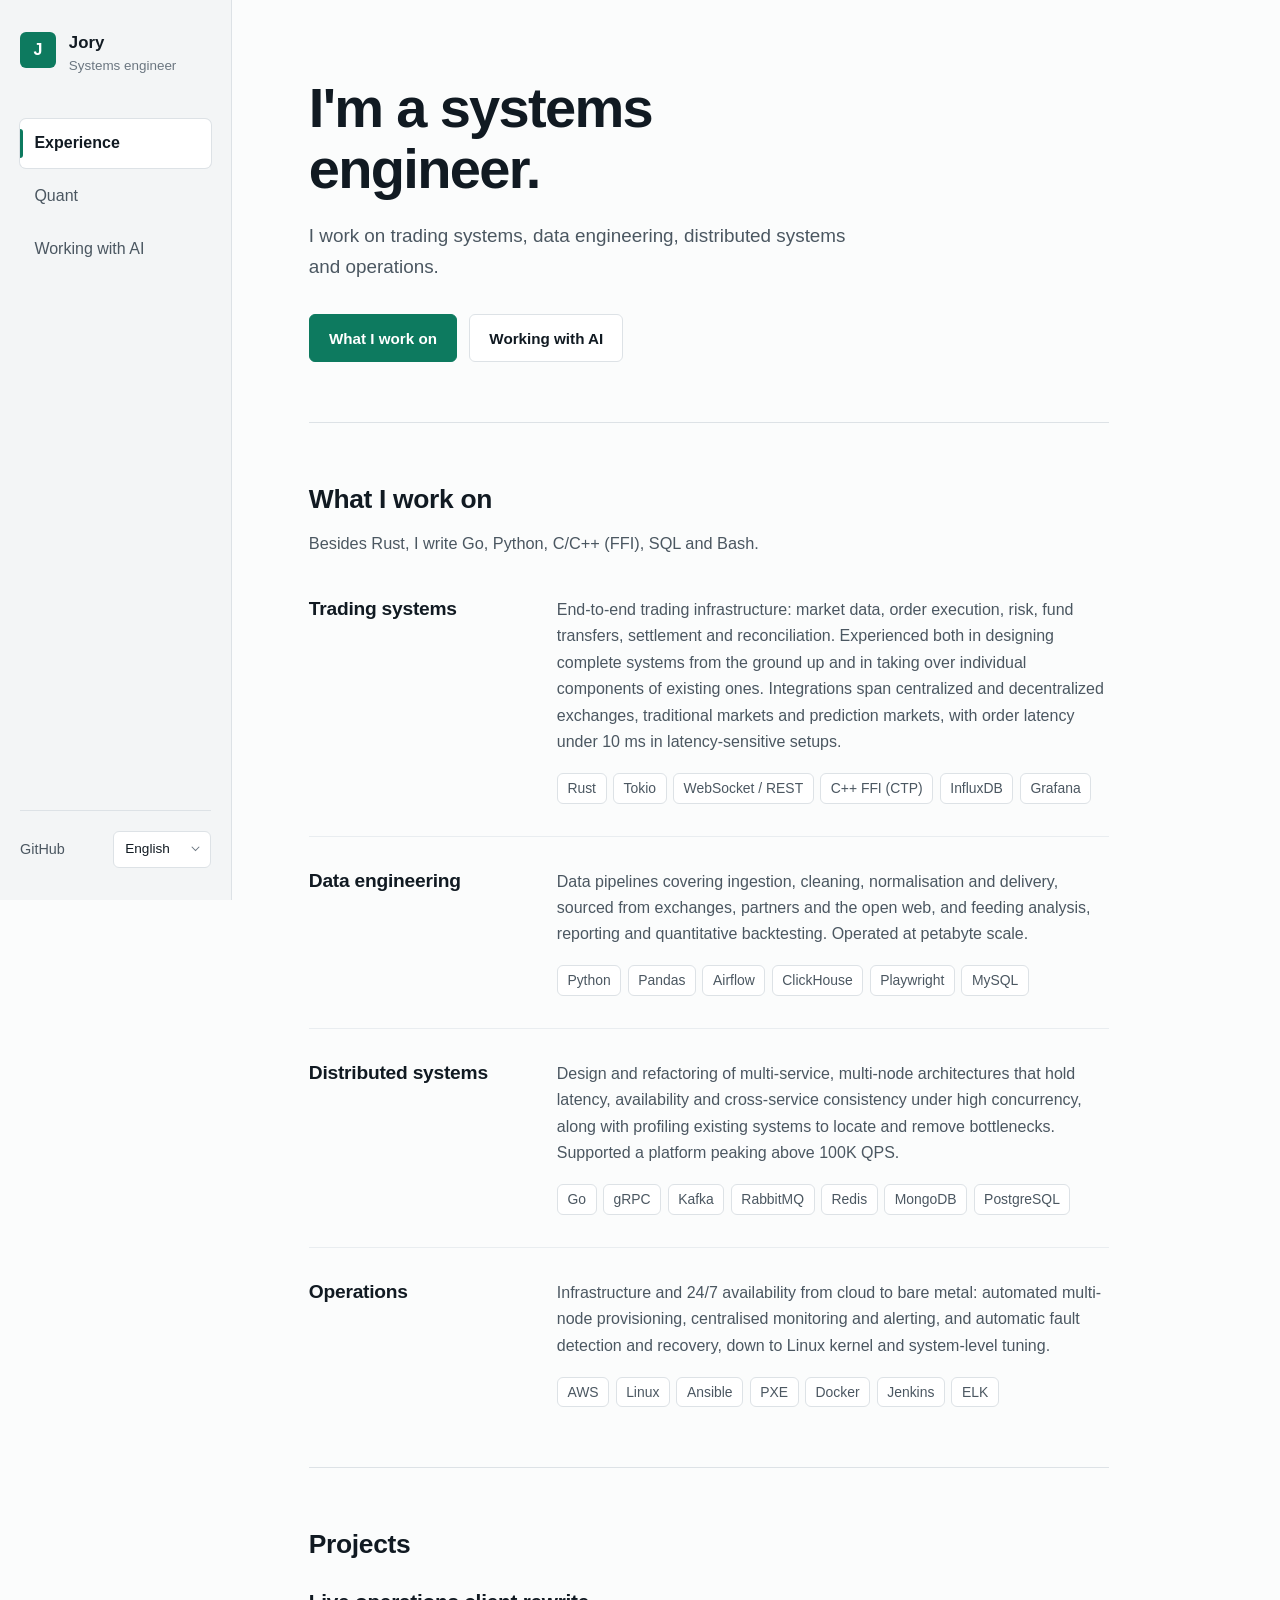
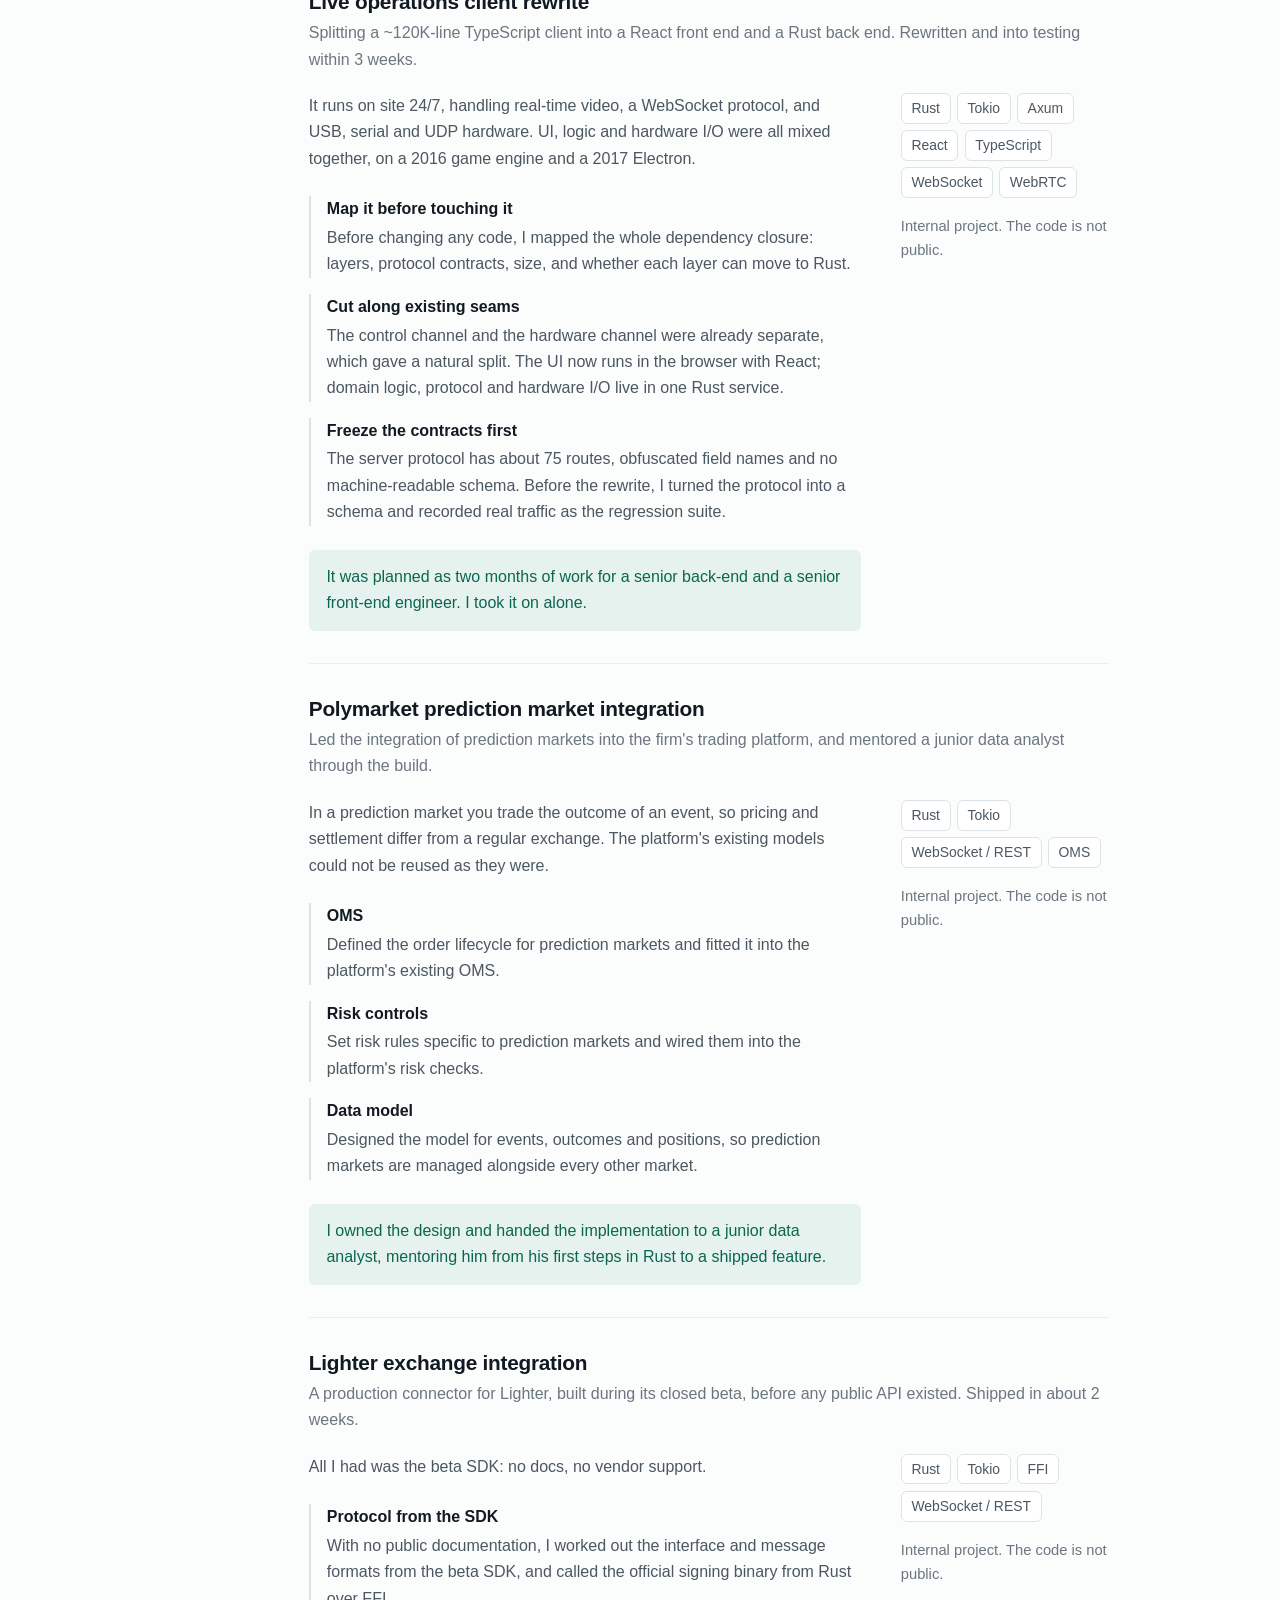
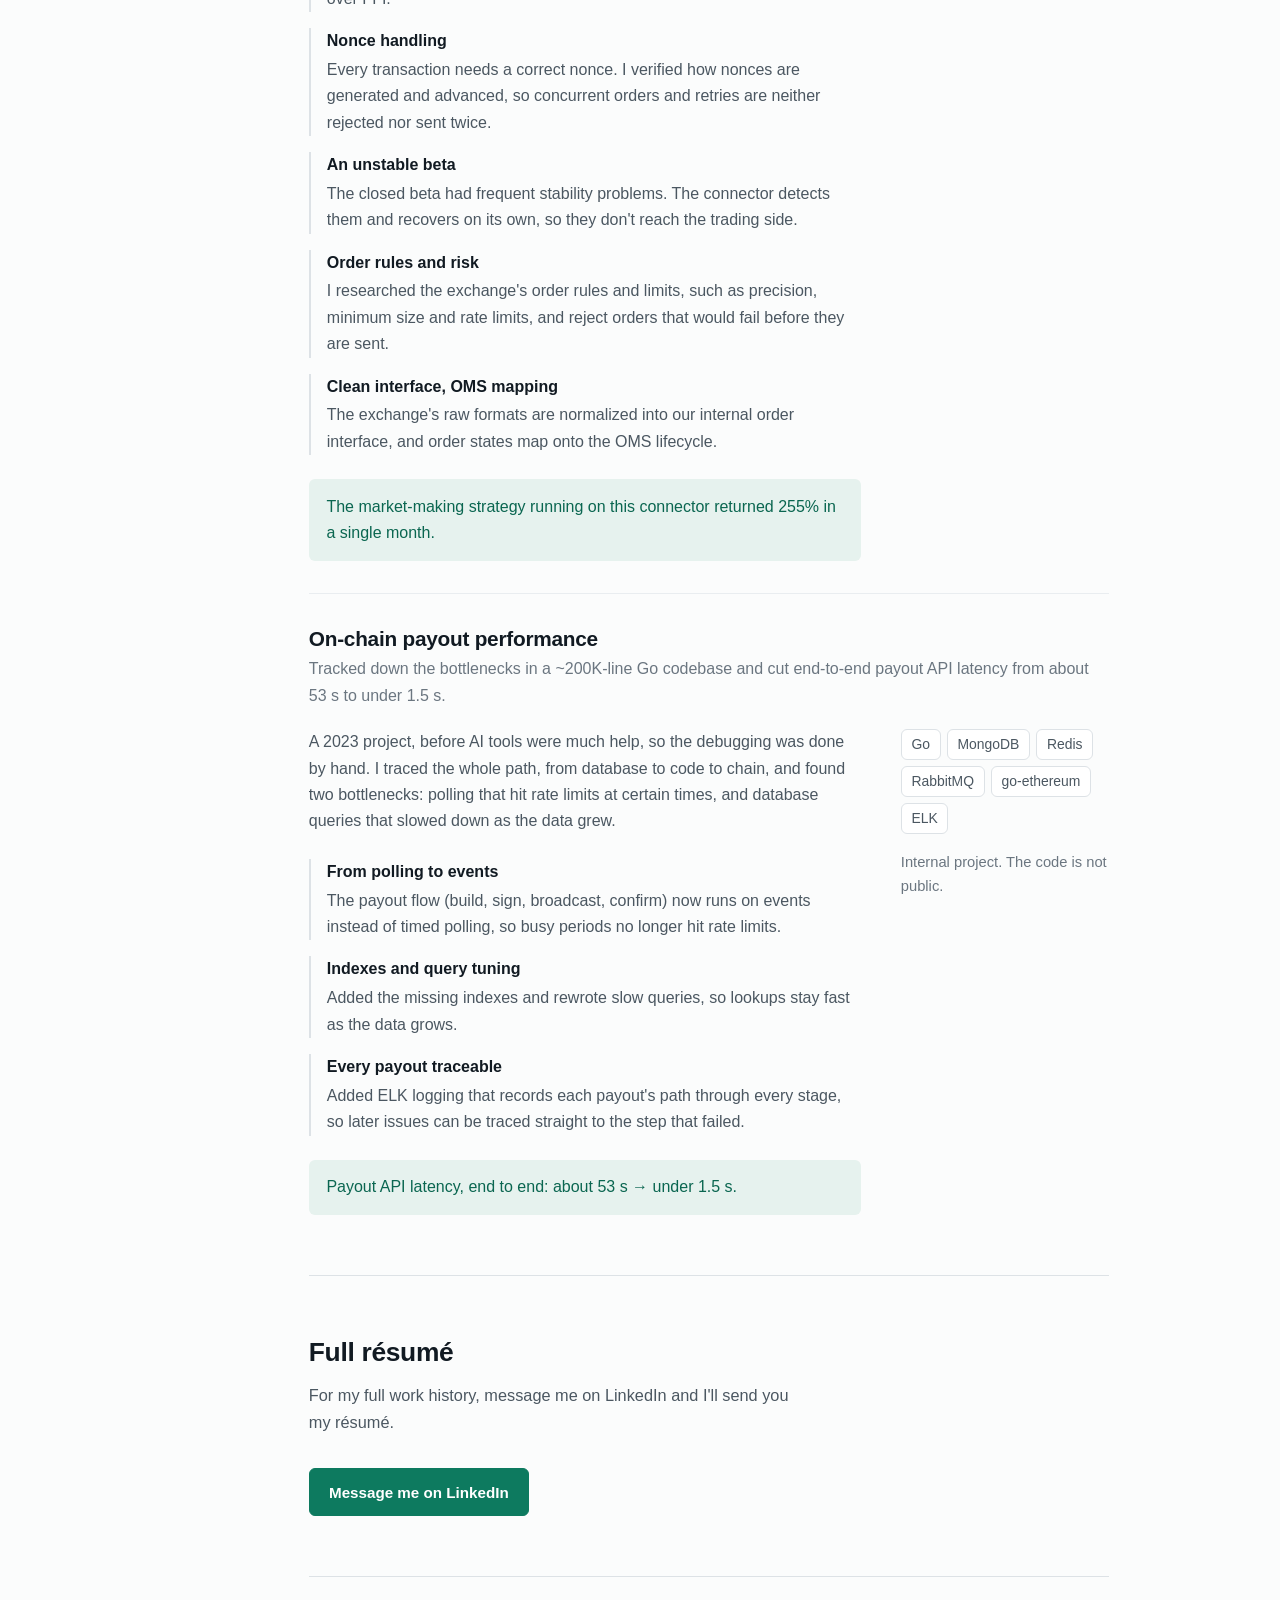
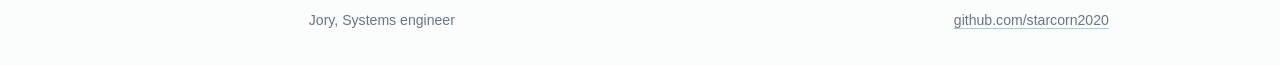
<file: index.html>
<!DOCTYPE html>
<html lang="en" data-lang="en">
<head>
<meta charset="utf-8">
<meta name="viewport" content="width=device-width, initial-scale=1, viewport-fit=cover">
<title>Jory | Systems engineer</title>
<meta name="description" content="Jory, a systems engineer: trading systems, data engineering, distributed systems and operations.">
<meta name="author" content="Jory (starcorn2020)">
<meta name="color-scheme" content="light">
<meta name="robots" content="index, follow">

<meta property="og:type" content="website">
<meta property="og:site_name" content="Jory">
<meta property="og:title" content="Jory | Systems engineer">
<meta property="og:description" content="Jory, a systems engineer: trading systems, data engineering, distributed systems and operations.">
<meta property="og:locale" content="en_US">
<meta property="og:url" content="https://starcorn2020.github.io/">
<meta property="og:image" content="https://starcorn2020.github.io/og.png">
<meta property="og:image:width" content="1200">
<meta property="og:image:height" content="627">
<meta name="twitter:card" content="summary_large_image">
<meta name="twitter:image" content="https://starcorn2020.github.io/og.png">
<meta name="twitter:title" content="Jory | Systems engineer">
<meta name="twitter:description" content="Jory, a systems engineer: trading systems, data engineering, distributed systems and operations.">
<link rel="canonical" href="https://starcorn2020.github.io/">
<script type="application/ld+json">
{
  "@context": "https://schema.org",
  "@type": "Person",
  "name": "Jory",
  "jobTitle": "Systems engineer",
  "url": "https://starcorn2020.github.io/",
  "sameAs": [
    "https://www.linkedin.com/in/kung-feng-lan-3344031b8",
    "https://github.com/starcorn2020"
  ],
  "knowsAbout": [
    "Trading systems",
    "Data engineering",
    "Distributed systems",
    "Operations"
  ]
}
</script>

<link rel="stylesheet" href="style.css">
<link rel="icon" href="data:image/svg+xml,<svg xmlns='http://www.w3.org/2000/svg' viewBox='0 0 32 32'><rect width='32' height='32' rx='6' fill='%230d7a5f'/><text x='16' y='22' font-family='monospace' font-size='16' fill='%23ffffff' text-anchor='middle'>J</text></svg>">

<script>
  /* Avoid a flash of untranslated content when a non-default language is stored. */
  (function () {
    try {
      var stored = localStorage.getItem('lang');
      if (stored && stored !== 'en') {
        document.documentElement.classList.add('i18n-pending');
        setTimeout(function () {
          document.documentElement.classList.remove('i18n-pending');
        }, 900);
      }
    } catch (e) {}
  })();
</script>
</head>

<body data-page="exp">
<a class="skip-link" href="#main" data-i18n="a11y.skip">Skip to content</a>

<div class="shell">
  <aside class="rail">
    <a class="brand" href="index.html">
      <span class="brand-mark" aria-hidden="true">J</span>
      <span class="brand-text">
        <strong>Jory</strong>
        <span class="brand-role" data-i18n="foot.role">Systems engineer</span>
      </span>
    </a>

    <nav class="pages" data-i18n-label="a11y.pages" aria-label="Pages">
      <a href="index.html" aria-current="page" data-i18n="nav.exp">Experience</a>
      <a href="quant.html" data-i18n="nav.quant">Quant</a>
      <a href="ai.html" data-i18n="nav.ai">Working with AI</a>
    </nav>

    <div class="rail-foot">
      <a class="rail-link" href="https://github.com/starcorn2020" target="_blank" rel="noopener noreferrer">GitHub</a>
      <label class="visually-hidden" for="langSelect" data-i18n="a11y.lang">Language</label>
      <select id="langSelect" class="lang-select">
        <option value="en">English</option>
        <option value="zh-TW">繁體中文</option>
        <option value="zh-CN">简体中文</option>
        <option value="fr">Français</option>
        <option value="ko">한국어</option>
      </select>
    </div>
  </aside>

<main id="main" class="content">

  <section class="hero">
    <div class="wrap">
      <h1 data-i18n="exp.hero.title">I'm a systems engineer.</h1>
      <p class="lead" data-i18n="exp.hero.sub">I work on trading systems, data engineering, distributed systems and operations.</p>
      <div class="cta-row">
        <a class="btn btn-primary" href="#domains" data-i18n="exp.hero.cta">What I work on</a>
        <a class="btn" href="ai.html" data-i18n="nav.ai">Working with AI</a>
      </div>
    </div>
  </section>

  <!-- ══ DOMAINS ══ -->
  <section class="section" id="domains">
    <div class="wrap">
      <h2 class="sec-title" data-i18n="exp.dom.title">What I work on</h2>
      <p class="lead" data-i18n="exp.dom.lead">Besides Rust, I write Go, Python, C/C++ (FFI), SQL and Bash.</p>

      <div class="domains">
        <article class="domain">
          <header class="domain-head">
            <h3 data-i18n="exp.dom.1.t">Trading systems</h3>
          </header>
          <div class="domain-body">
            <p class="domain-desc" data-i18n="exp.dom.1.d">End-to-end trading infrastructure: market data, order execution, risk, fund transfers, settlement and reconciliation. Experienced both in designing complete systems from the ground up and in taking over individual components of existing ones. Integrations span centralized and decentralized exchanges, traditional markets and prediction markets, with order latency under 10 ms in latency-sensitive setups.</p>
            <ul class="tags">
            <li>Rust</li>
            <li>Tokio</li>
            <li>WebSocket / REST</li>
            <li>C++ FFI (CTP)</li>
            <li>InfluxDB</li>
            <li>Grafana</li>
            </ul>
          </div>
        </article>
        <article class="domain">
          <header class="domain-head">
            <h3 data-i18n="exp.dom.2.t">Data engineering</h3>
          </header>
          <div class="domain-body">
            <p class="domain-desc" data-i18n="exp.dom.2.d">Data pipelines covering ingestion, cleaning, normalisation and delivery, sourced from exchanges, partners and the open web, and feeding analysis, reporting and quantitative backtesting. Operated at petabyte scale.</p>
            <ul class="tags">
            <li>Python</li>
            <li>Pandas</li>
            <li>Airflow</li>
            <li>ClickHouse</li>
            <li>Playwright</li>
            <li>MySQL</li>
            </ul>
          </div>
        </article>
        <article class="domain">
          <header class="domain-head">
            <h3 data-i18n="exp.dom.3.t">Distributed systems</h3>
          </header>
          <div class="domain-body">
            <p class="domain-desc" data-i18n="exp.dom.3.d">Design and refactoring of multi-service, multi-node architectures that hold latency, availability and cross-service consistency under high concurrency, along with profiling existing systems to locate and remove bottlenecks. Supported a platform peaking above 100K QPS.</p>
            <ul class="tags">
            <li>Go</li>
            <li>gRPC</li>
            <li>Kafka</li>
            <li>RabbitMQ</li>
            <li>Redis</li>
            <li>MongoDB</li>
            <li>PostgreSQL</li>
            </ul>
          </div>
        </article>
        <article class="domain">
          <header class="domain-head">
            <h3 data-i18n="exp.dom.4.t">Operations</h3>
          </header>
          <div class="domain-body">
            <p class="domain-desc" data-i18n="exp.dom.4.d">Infrastructure and 24/7 availability from cloud to bare metal: automated multi-node provisioning, centralised monitoring and alerting, and automatic fault detection and recovery, down to Linux kernel and system-level tuning.</p>
            <ul class="tags">
            <li>AWS</li>
            <li>Linux</li>
            <li>Ansible</li>
            <li>PXE</li>
            <li>Docker</li>
            <li>Jenkins</li>
            <li>ELK</li>
            </ul>
          </div>
        </article>
      </div>
    </div>
  </section>

  <!-- ══ PROJECTS ══ -->
  <section class="section" id="projects">
    <div class="wrap">
      <h2 class="sec-title" data-i18n="exp.proj.title">Projects</h2>

      <article class="case" id="live-ops-client">
        <header class="case-head">
          <h3 class="case-name" data-i18n="p1.name">Live operations client rewrite</h3>
          <p class="case-tag" data-i18n="p1.tagline">Splitting a ~120K-line TypeScript client into a React front end and a Rust back end. Rewritten and into testing within 3 weeks.</p>
        </header>

        <div class="case-body">
          <div class="case-main">
            <p data-i18n="p1.bg">It runs on site 24/7, handling real-time video, a WebSocket protocol, and USB, serial and UDP hardware. UI, logic and hardware I/O were all mixed together, on a 2016 game engine and a 2017 Electron.</p>

            <dl class="dec-list">
              <div>
                <dt data-i18n="p1.d1.t">Map it before touching it</dt>
                <dd data-i18n="p1.d1.d">Before changing any code, I mapped the whole dependency closure: layers, protocol contracts, size, and whether each layer can move to Rust.</dd>
              </div>
              <div>
                <dt data-i18n="p1.d2.t">Cut along existing seams</dt>
                <dd data-i18n="p1.d2.d">The control channel and the hardware channel were already separate, which gave a natural split. The UI now runs in the browser with React; domain logic, protocol and hardware I/O live in one Rust service.</dd>
              </div>
              <div>
                <dt data-i18n="p1.d3.t">Freeze the contracts first</dt>
                <dd data-i18n="p1.d3.d">The server protocol has about 75 routes, obfuscated field names and no machine-readable schema. Before the rewrite, I turned the protocol into a schema and recorded real traffic as the regression suite.</dd>
              </div>
            </dl>

            <p class="callout" data-i18n="p1.callout">It was planned as two months of work for a senior back-end and a senior front-end engineer. I took it on alone.</p>
          </div>

          <aside class="case-side">
            <ul class="tags">
              <li>Rust</li>
              <li>Tokio</li>
              <li>Axum</li>
              <li>React</li>
              <li>TypeScript</li>
              <li>WebSocket</li>
              <li>WebRTC</li>
            </ul>
            <p class="note" data-i18n="proj.private">Internal project. The code is not public.</p>
          </aside>
        </div>
      </article>

      <article class="case" id="polymarket">
        <header class="case-head">
          <h3 class="case-name" data-i18n="pm.name">Polymarket prediction market integration</h3>
          <p class="case-tag" data-i18n="pm.tagline">Led the integration of prediction markets into the firm's trading platform, and mentored a junior data analyst through the build.</p>
        </header>

        <div class="case-body">
          <div class="case-main">
            <p data-i18n="pm.bg">In a prediction market you trade the outcome of an event, so pricing and settlement differ from a regular exchange. The platform's existing models could not be reused as they were.</p>

            <dl class="dec-list">
              <div>
                <dt data-i18n="pm.d1.t">OMS</dt>
                <dd data-i18n="pm.d1.d">Defined the order lifecycle for prediction markets and fitted it into the platform's existing OMS.</dd>
              </div>
              <div>
                <dt data-i18n="pm.d2.t">Risk controls</dt>
                <dd data-i18n="pm.d2.d">Set risk rules specific to prediction markets and wired them into the platform's risk checks.</dd>
              </div>
              <div>
                <dt data-i18n="pm.d3.t">Data model</dt>
                <dd data-i18n="pm.d3.d">Designed the model for events, outcomes and positions, so prediction markets are managed alongside every other market.</dd>
              </div>
            </dl>

            <p class="callout" data-i18n="pm.callout">I owned the design and handed the implementation to a junior data analyst, mentoring him from his first steps in Rust to a shipped feature.</p>
          </div>

          <aside class="case-side">
            <ul class="tags">
              <li>Rust</li>
              <li>Tokio</li>
              <li>WebSocket / REST</li>
              <li>OMS</li>
            </ul>
            <p class="note" data-i18n="proj.private">Internal project. The code is not public.</p>
          </aside>
        </div>
      </article>

      <article class="case" id="lighter">
        <header class="case-head">
          <h3 class="case-name" data-i18n="lt.name">Lighter exchange integration</h3>
          <p class="case-tag" data-i18n="lt.tagline">A production connector for Lighter, built during its closed beta, before any public API existed. Shipped in about 2 weeks.</p>
        </header>

        <div class="case-body">
          <div class="case-main">
            <p data-i18n="lt.bg">All I had was the beta SDK: no docs, no vendor support.</p>

            <dl class="dec-list">
              <div>
                <dt data-i18n="lt.d1.t">Protocol from the SDK</dt>
                <dd data-i18n="lt.d1.d">With no public documentation, I worked out the interface and message formats from the beta SDK, and called the official signing binary from Rust over FFI.</dd>
              </div>
              <div>
                <dt data-i18n="lt.d2.t">Nonce handling</dt>
                <dd data-i18n="lt.d2.d">Every transaction needs a correct nonce. I verified how nonces are generated and advanced, so concurrent orders and retries are neither rejected nor sent twice.</dd>
              </div>
              <div>
                <dt data-i18n="lt.d3.t">An unstable beta</dt>
                <dd data-i18n="lt.d3.d">The closed beta had frequent stability problems. The connector detects them and recovers on its own, so they don't reach the trading side.</dd>
              </div>
              <div>
                <dt data-i18n="lt.d4.t">Order rules and risk</dt>
                <dd data-i18n="lt.d4.d">I researched the exchange's order rules and limits, such as precision, minimum size and rate limits, and reject orders that would fail before they are sent.</dd>
              </div>
              <div>
                <dt data-i18n="lt.d5.t">Clean interface, OMS mapping</dt>
                <dd data-i18n="lt.d5.d">The exchange's raw formats are normalized into our internal order interface, and order states map onto the OMS lifecycle.</dd>
              </div>
            </dl>

            <p class="callout" data-i18n="lt.callout">The market-making strategy running on this connector returned 255% in a single month.</p>
          </div>

          <aside class="case-side">
            <ul class="tags">
              <li>Rust</li>
              <li>Tokio</li>
              <li>FFI</li>
              <li>WebSocket / REST</li>
            </ul>
            <p class="note" data-i18n="proj.private">Internal project. The code is not public.</p>
          </aside>
        </div>
      </article>

      <article class="case" id="payout">
        <header class="case-head">
          <h3 class="case-name" data-i18n="lj.name">On-chain payout performance</h3>
          <p class="case-tag" data-i18n="lj.tagline">Tracked down the bottlenecks in a ~200K-line Go codebase and cut end-to-end payout API latency from about 53 s to under 1.5 s.</p>
        </header>

        <div class="case-body">
          <div class="case-main">
            <p data-i18n="lj.bg">A 2023 project, before AI tools were much help, so the debugging was done by hand. I traced the whole path, from database to code to chain, and found two bottlenecks: polling that hit rate limits at certain times, and database queries that slowed down as the data grew.</p>

            <dl class="dec-list">
              <div>
                <dt data-i18n="lj.d1.t">From polling to events</dt>
                <dd data-i18n="lj.d1.d">The payout flow (build, sign, broadcast, confirm) now runs on events instead of timed polling, so busy periods no longer hit rate limits.</dd>
              </div>
              <div>
                <dt data-i18n="lj.d2.t">Indexes and query tuning</dt>
                <dd data-i18n="lj.d2.d">Added the missing indexes and rewrote slow queries, so lookups stay fast as the data grows.</dd>
              </div>
              <div>
                <dt data-i18n="lj.d3.t">Every payout traceable</dt>
                <dd data-i18n="lj.d3.d">Added ELK logging that records each payout's path through every stage, so later issues can be traced straight to the step that failed.</dd>
              </div>
            </dl>

            <p class="callout" data-i18n="lj.callout">Payout API latency, end to end: about 53 s → under 1.5 s.</p>
          </div>

          <aside class="case-side">
            <ul class="tags">
              <li>Go</li>
              <li>MongoDB</li>
              <li>Redis</li>
              <li>RabbitMQ</li>
              <li>go-ethereum</li>
              <li>ELK</li>
            </ul>
            <p class="note" data-i18n="proj.private">Internal project. The code is not public.</p>
          </aside>
        </div>
      </article>
    </div>
  </section>
  <!-- ══ RESUME ══ -->
  <section class="section" id="resume">
    <div class="wrap">
      <h2 class="sec-title" data-i18n="exp.cv.title">Full résumé</h2>
      <p class="lead" data-i18n="exp.cv.d">For my full work history, message me on LinkedIn and I'll send you my résumé.</p>
      <div class="cta-row">
        <a class="btn btn-primary" href="https://www.linkedin.com/in/kung-feng-lan-3344031b8" target="_blank" rel="noopener noreferrer" data-i18n="exp.cv.cta">Message me on LinkedIn</a>
      </div>
    </div>
  </section>

  <footer class="site-foot">
    <p>Jory, <span data-i18n="foot.role">Systems engineer</span></p>
    <a href="https://github.com/starcorn2020" target="_blank" rel="noopener noreferrer">github.com/starcorn2020</a>
  </footer>
</main>
</div>

<script src="script.js" defer></script>
</body>
</html>
</file>
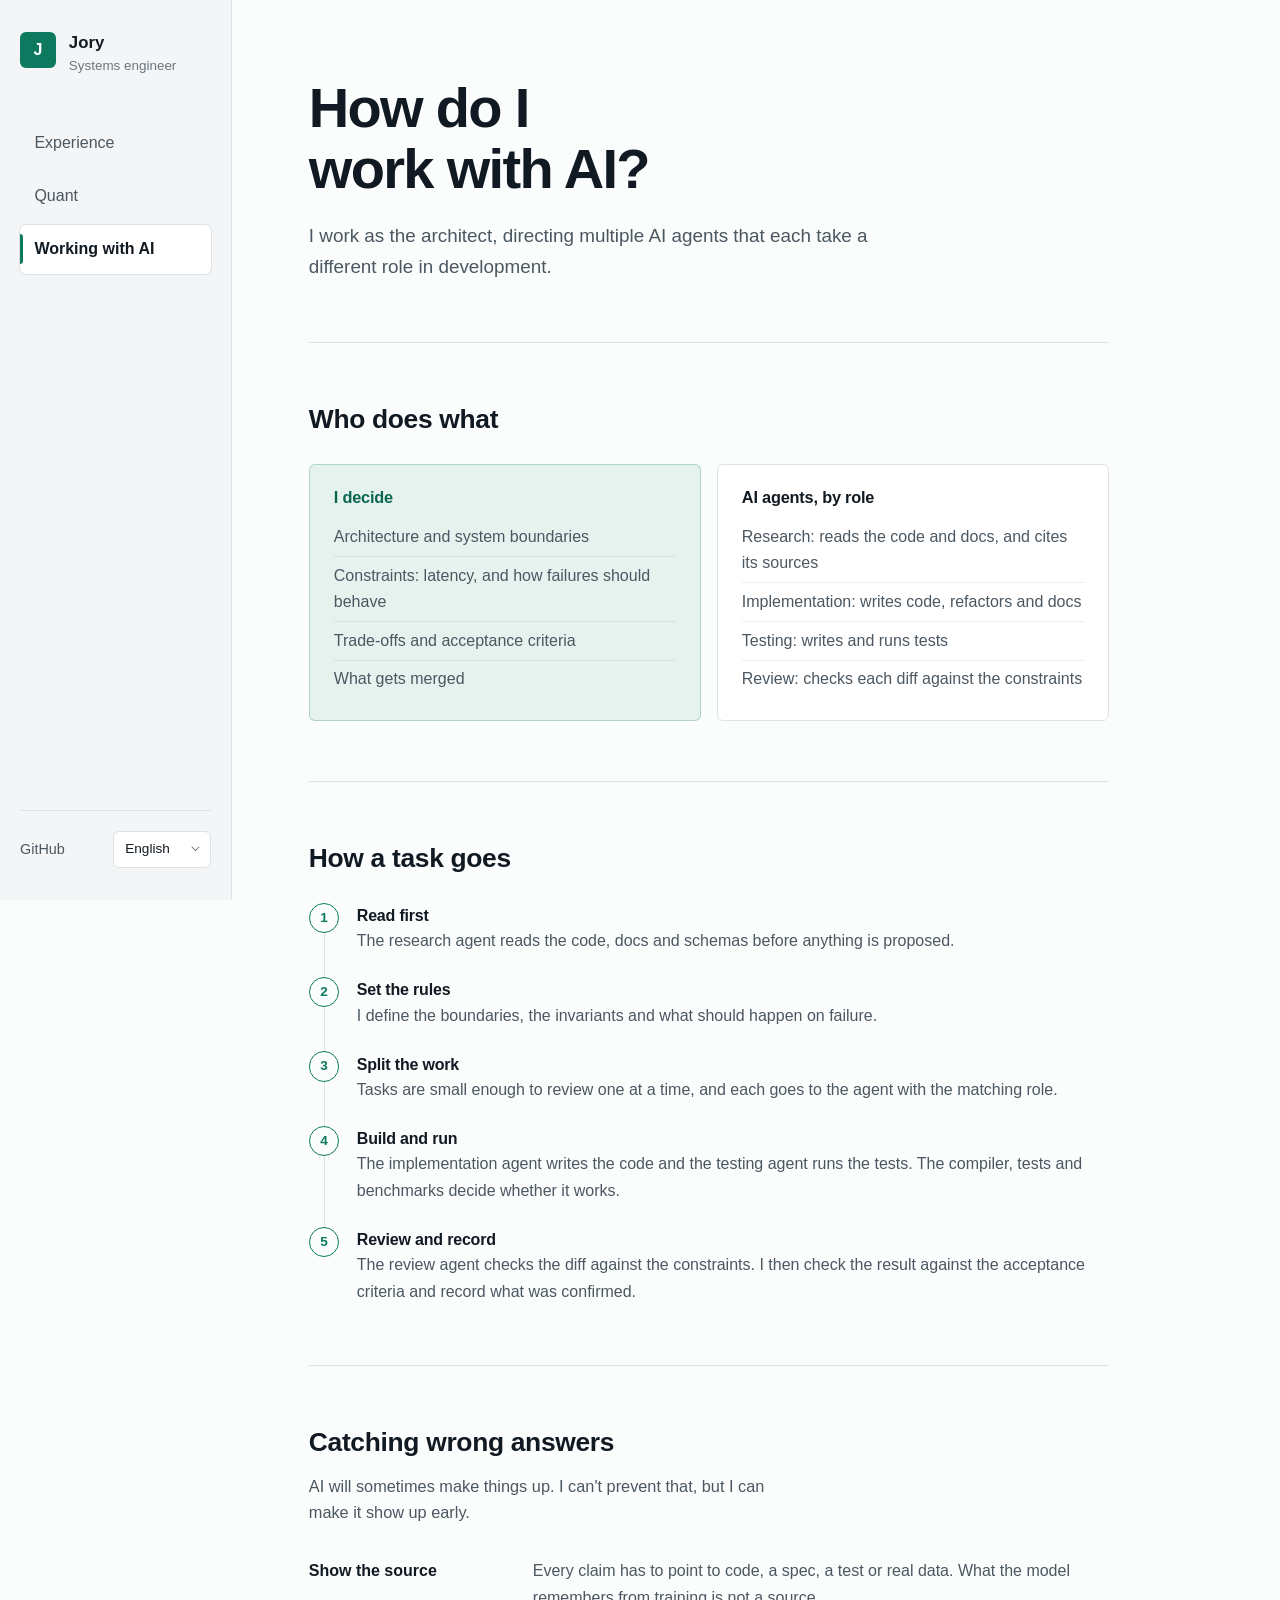
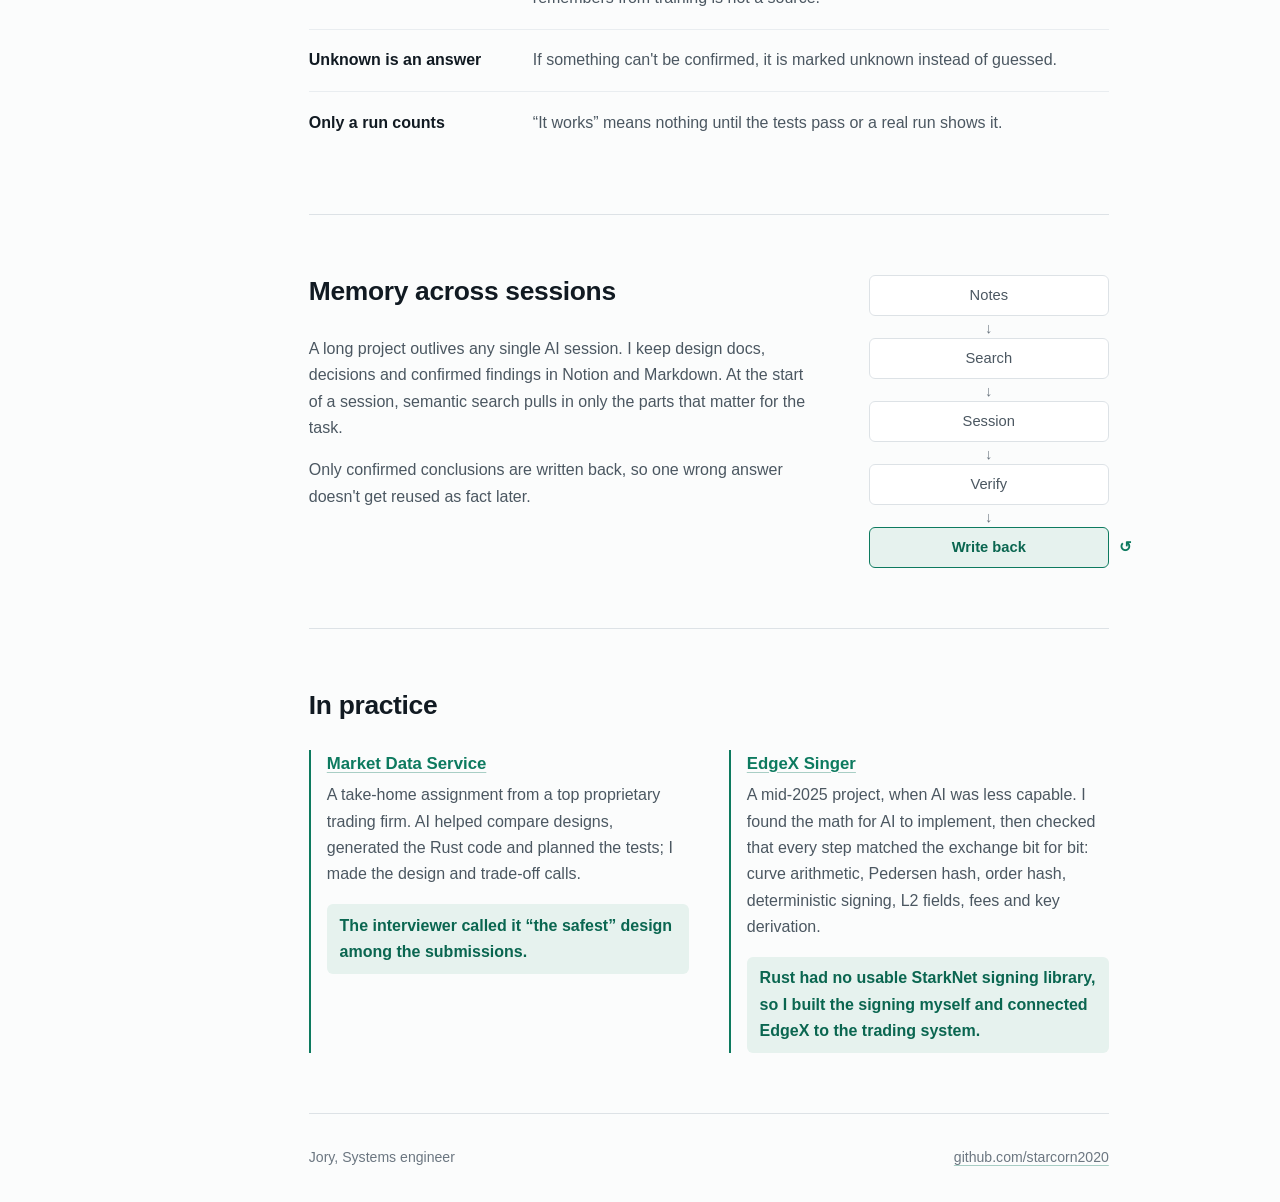
<file: ai.html>
<!DOCTYPE html>
<html lang="en" data-lang="en">
<head>
<meta charset="utf-8">
<meta name="viewport" content="width=device-width, initial-scale=1, viewport-fit=cover">
<title>Jory | How do I work with AI?</title>
<meta name="description" content="How Jory uses AI coding agents: who decides what, how output gets checked, and how project knowledge carries across sessions.">
<meta name="author" content="Jory (starcorn2020)">
<meta name="color-scheme" content="light">
<meta name="robots" content="index, follow">

<meta property="og:type" content="website">
<meta property="og:site_name" content="Jory">
<meta property="og:title" content="Jory | How do I work with AI?">
<meta property="og:description" content="How Jory uses AI coding agents: who decides what, how output gets checked, and how project knowledge carries across sessions.">
<meta property="og:locale" content="en_US">
<meta property="og:url" content="https://starcorn2020.github.io/ai.html">
<meta property="og:image" content="https://starcorn2020.github.io/og.png">
<meta property="og:image:width" content="1200">
<meta property="og:image:height" content="627">
<meta name="twitter:card" content="summary_large_image">
<meta name="twitter:image" content="https://starcorn2020.github.io/og.png">
<meta name="twitter:title" content="Jory | How do I work with AI?">
<meta name="twitter:description" content="How Jory uses AI coding agents: who decides what, how output gets checked, and how project knowledge carries across sessions.">
<link rel="canonical" href="https://starcorn2020.github.io/ai.html">

<link rel="stylesheet" href="style.css">
<link rel="icon" href="data:image/svg+xml,<svg xmlns='http://www.w3.org/2000/svg' viewBox='0 0 32 32'><rect width='32' height='32' rx='6' fill='%230d7a5f'/><text x='16' y='22' font-family='monospace' font-size='16' fill='%23ffffff' text-anchor='middle'>J</text></svg>">

<script>
  /* Avoid a flash of untranslated content when a non-default language is stored. */
  (function () {
    try {
      var stored = localStorage.getItem('lang');
      if (stored && stored !== 'en') {
        document.documentElement.classList.add('i18n-pending');
        setTimeout(function () {
          document.documentElement.classList.remove('i18n-pending');
        }, 900);
      }
    } catch (e) {}
  })();
</script>
</head>

<body data-page="ai">
<a class="skip-link" href="#main" data-i18n="a11y.skip">Skip to content</a>

<div class="shell">
  <aside class="rail">
    <a class="brand" href="index.html">
      <span class="brand-mark" aria-hidden="true">J</span>
      <span class="brand-text">
        <strong>Jory</strong>
        <span class="brand-role" data-i18n="foot.role">Systems engineer</span>
      </span>
    </a>

    <nav class="pages" data-i18n-label="a11y.pages" aria-label="Pages">
      <a href="index.html" data-i18n="nav.exp">Experience</a>
      <a href="quant.html" data-i18n="nav.quant">Quant</a>
      <a href="ai.html" aria-current="page" data-i18n="nav.ai">Working with AI</a>
    </nav>

    <div class="rail-foot">
      <a class="rail-link" href="https://github.com/starcorn2020" target="_blank" rel="noopener noreferrer">GitHub</a>
      <label class="visually-hidden" for="langSelect" data-i18n="a11y.lang">Language</label>
      <select id="langSelect" class="lang-select">
        <option value="en">English</option>
        <option value="zh-TW">繁體中文</option>
        <option value="zh-CN">简体中文</option>
        <option value="fr">Français</option>
        <option value="ko">한국어</option>
      </select>
    </div>
  </aside>

<main id="main" class="content">

  <section class="hero">
    <div class="wrap">
      <h1 data-i18n="ai.hero.title">How do I work with AI?</h1>
      <p class="lead" data-i18n="ai.hero.sub">I work as the architect, directing multiple AI agents that each take a different role in development.</p>
    </div>
  </section>

  <!-- ══ WHO DOES WHAT ══ -->
  <section class="section">
    <div class="wrap">
      <h2 class="sec-title" data-i18n="ai.split.title">Who does what</h2>

      <div class="split">
        <div class="split-col split-me">
          <h3 data-i18n="ai.split.me">I decide</h3>
          <ul class="plain-list">
            <li data-i18n="ai.split.me.1">Architecture and system boundaries</li>
            <li data-i18n="ai.split.me.2">Constraints: latency, and how failures should behave</li>
            <li data-i18n="ai.split.me.3">Trade-offs and acceptance criteria</li>
            <li data-i18n="ai.split.me.4">What gets merged</li>
          </ul>
        </div>
        <div class="split-col">
          <h3 data-i18n="ai.split.ai">AI agents, by role</h3>
          <ul class="plain-list">
            <li data-i18n="ai.split.ai.1">Research: reads the code and docs, and cites its sources</li>
            <li data-i18n="ai.split.ai.2">Implementation: writes code, refactors and docs</li>
            <li data-i18n="ai.split.ai.3">Testing: writes and runs tests</li>
            <li data-i18n="ai.split.ai.4">Review: checks each diff against the constraints</li>
          </ul>
        </div>
      </div>
    </div>
  </section>

  <!-- ══ PROCESS ══ -->
  <section class="section">
    <div class="wrap">
      <h2 class="sec-title" data-i18n="ai.flow.title">How a task goes</h2>

      <ol class="steps">
        <li>
          <h3 data-i18n="ai.flow.1.t">Read first</h3>
          <p data-i18n="ai.flow.1.d">The research agent reads the code, docs and schemas before anything is proposed.</p>
        </li>
        <li>
          <h3 data-i18n="ai.flow.2.t">Set the rules</h3>
          <p data-i18n="ai.flow.2.d">I define the boundaries, the invariants and what should happen on failure.</p>
        </li>
        <li>
          <h3 data-i18n="ai.flow.3.t">Split the work</h3>
          <p data-i18n="ai.flow.3.d">Tasks are small enough to review one at a time, and each goes to the agent with the matching role.</p>
        </li>
        <li>
          <h3 data-i18n="ai.flow.4.t">Build and run</h3>
          <p data-i18n="ai.flow.4.d">The implementation agent writes the code and the testing agent runs the tests. The compiler, tests and benchmarks decide whether it works.</p>
        </li>
        <li>
          <h3 data-i18n="ai.flow.5.t">Review and record</h3>
          <p data-i18n="ai.flow.5.d">The review agent checks the diff against the constraints. I then check the result against the acceptance criteria and record what was confirmed.</p>
        </li>
      </ol>
    </div>
  </section>

  <!-- ══ CHECKING OUTPUT ══ -->
  <section class="section">
    <div class="wrap">
      <h2 class="sec-title" data-i18n="ai.check.title">Catching wrong answers</h2>
      <p class="lead" data-i18n="ai.check.lead">AI will sometimes make things up. I can't prevent that, but I can make it show up early.</p>

      <dl class="rules">
        <div>
          <dt data-i18n="ai.check.1.t">Show the source</dt>
          <dd data-i18n="ai.check.1.d">Every claim has to point to code, a spec, a test or real data. What the model remembers from training is not a source.</dd>
        </div>
        <div>
          <dt data-i18n="ai.check.2.t">Unknown is an answer</dt>
          <dd data-i18n="ai.check.2.d">If something can't be confirmed, it is marked unknown instead of guessed.</dd>
        </div>
        <div>
          <dt data-i18n="ai.check.3.t">Only a run counts</dt>
          <dd data-i18n-html="ai.check.3.d">“It works” means nothing until the tests pass or a real run shows it.</dd>
        </div>
      </dl>
    </div>
  </section>

  <!-- ══ MEMORY ══ -->
  <section class="section">
    <div class="wrap memory">
      <div>
        <h2 class="sec-title" data-i18n="ai.mem.title">Memory across sessions</h2>
        <p data-i18n="ai.mem.d1">A long project outlives any single AI session. I keep design docs, decisions and confirmed findings in Notion and Markdown. At the start of a session, semantic search pulls in only the parts that matter for the task.</p>
        <p data-i18n="ai.mem.d2">Only confirmed conclusions are written back, so one wrong answer doesn't get reused as fact later.</p>
      </div>
      <ol class="loop" data-i18n-label="ai.mem.alt" aria-label="Notes are searched, used in a session, verified, then written back to the notes.">
        <li data-i18n="ai.mem.n1">Notes</li>
        <li data-i18n="ai.mem.n2">Search</li>
        <li data-i18n="ai.mem.n3">Session</li>
        <li data-i18n="ai.mem.n4">Verify</li>
        <li data-i18n="ai.mem.n5">Write back</li>
      </ol>
    </div>
  </section>

  <!-- ══ IN PRACTICE ══ -->
  <section class="section">
    <div class="wrap">
      <h2 class="sec-title" data-i18n="ai.ex.title">In practice</h2>

      <ul class="examples">
        <li>
          <a class="ex-name" href="https://github.com/starcorn2020/market-data-service" target="_blank" rel="noopener noreferrer">Market Data Service</a>
          <p data-i18n="ai.ex.1">A take-home assignment from a top proprietary trading firm. AI helped compare designs, generated the Rust code and planned the tests; I made the design and trade-off calls.</p>
          <p class="ex-highlight" data-i18n="ai.ex.1.hl">The interviewer called it “the safest” design among the submissions.</p>
        </li>
        <li>
          <a class="ex-name" href="https://github.com/starcorn2020/edgex_singer" target="_blank" rel="noopener noreferrer">EdgeX Singer</a>
          <p data-i18n="ai.ex.2">A mid-2025 project, when AI was less capable. I found the math for AI to implement, then checked that every step matched the exchange bit for bit: curve arithmetic, Pedersen hash, order hash, deterministic signing, L2 fields, fees and key derivation.</p>
          <p class="ex-highlight" data-i18n="ai.ex.2.hl">Rust had no usable StarkNet signing library, so I built the signing myself and connected EdgeX to the trading system.</p>
        </li>
      </ul>
    </div>
  </section>
  <footer class="site-foot">
    <p>Jory, <span data-i18n="foot.role">Systems engineer</span></p>
    <a href="https://github.com/starcorn2020" target="_blank" rel="noopener noreferrer">github.com/starcorn2020</a>
  </footer>
</main>
</div>

<script src="script.js" defer></script>
</body>
</html>
</file>
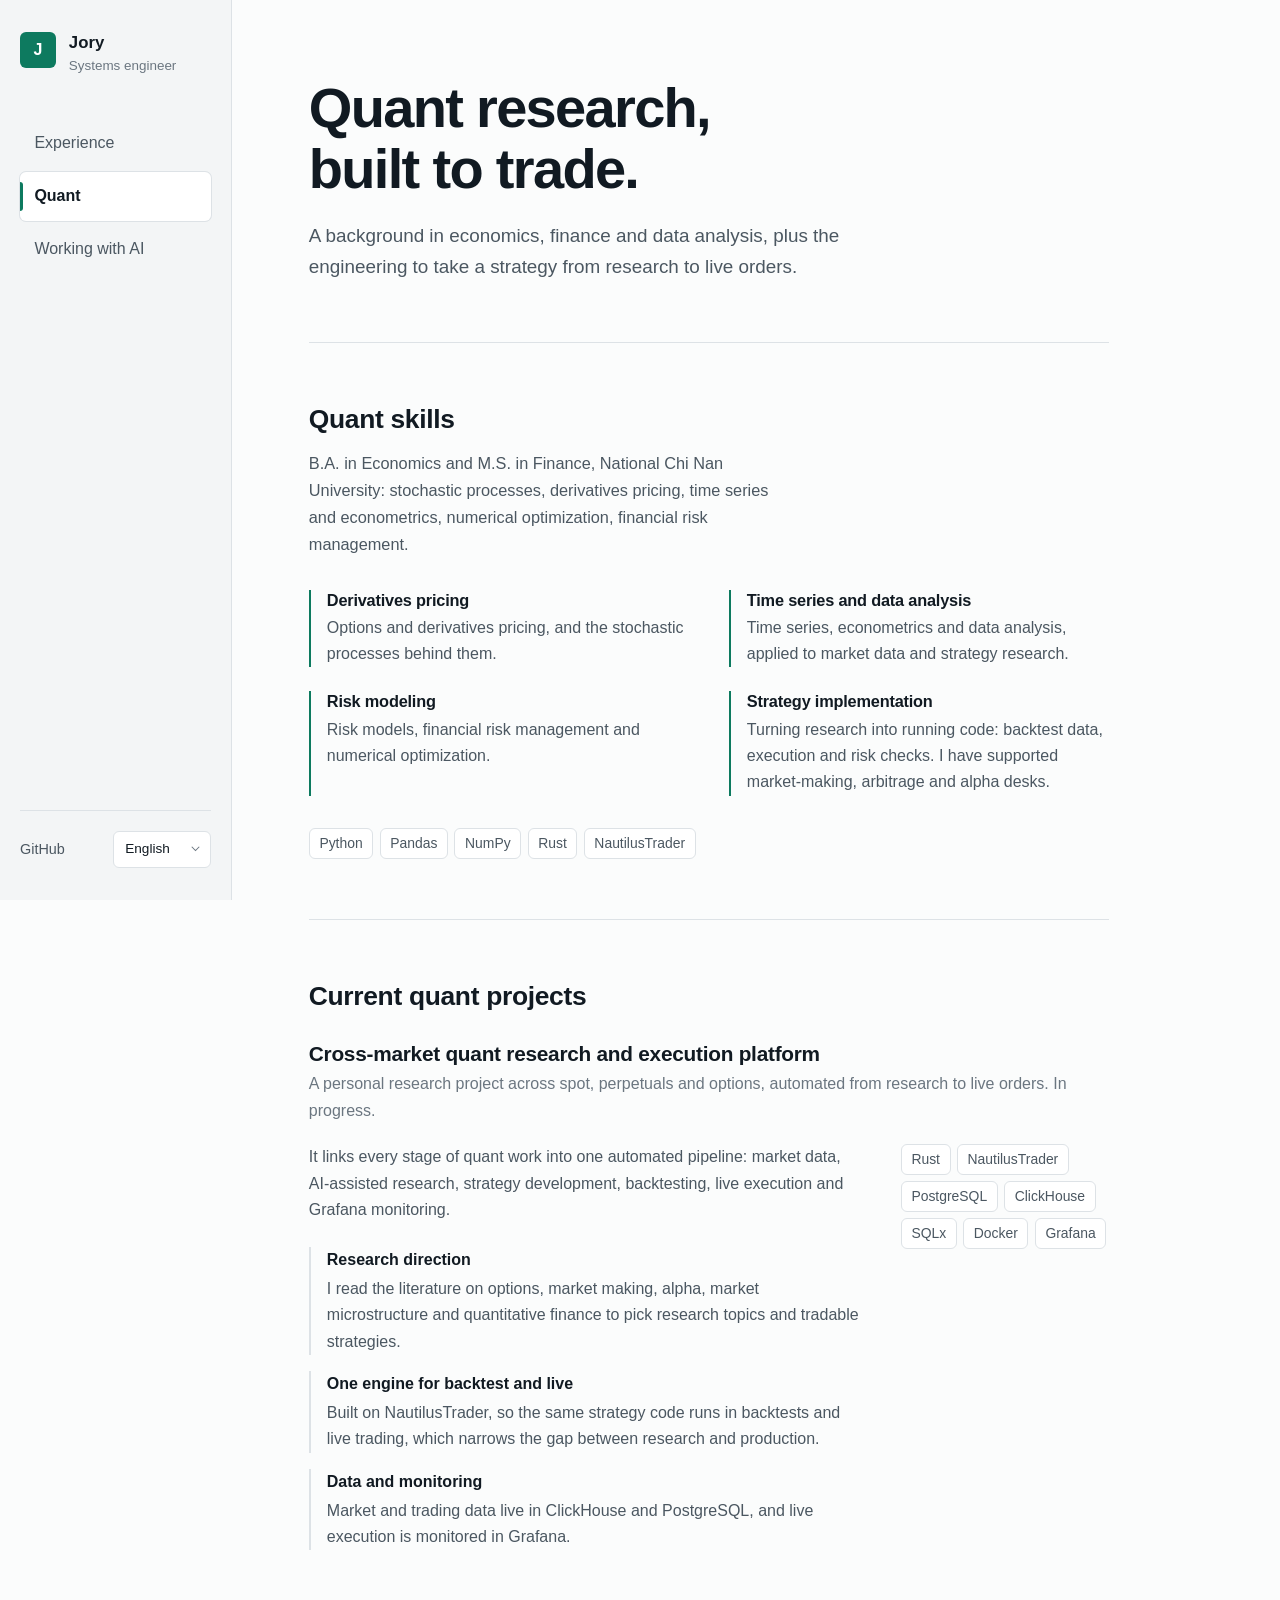
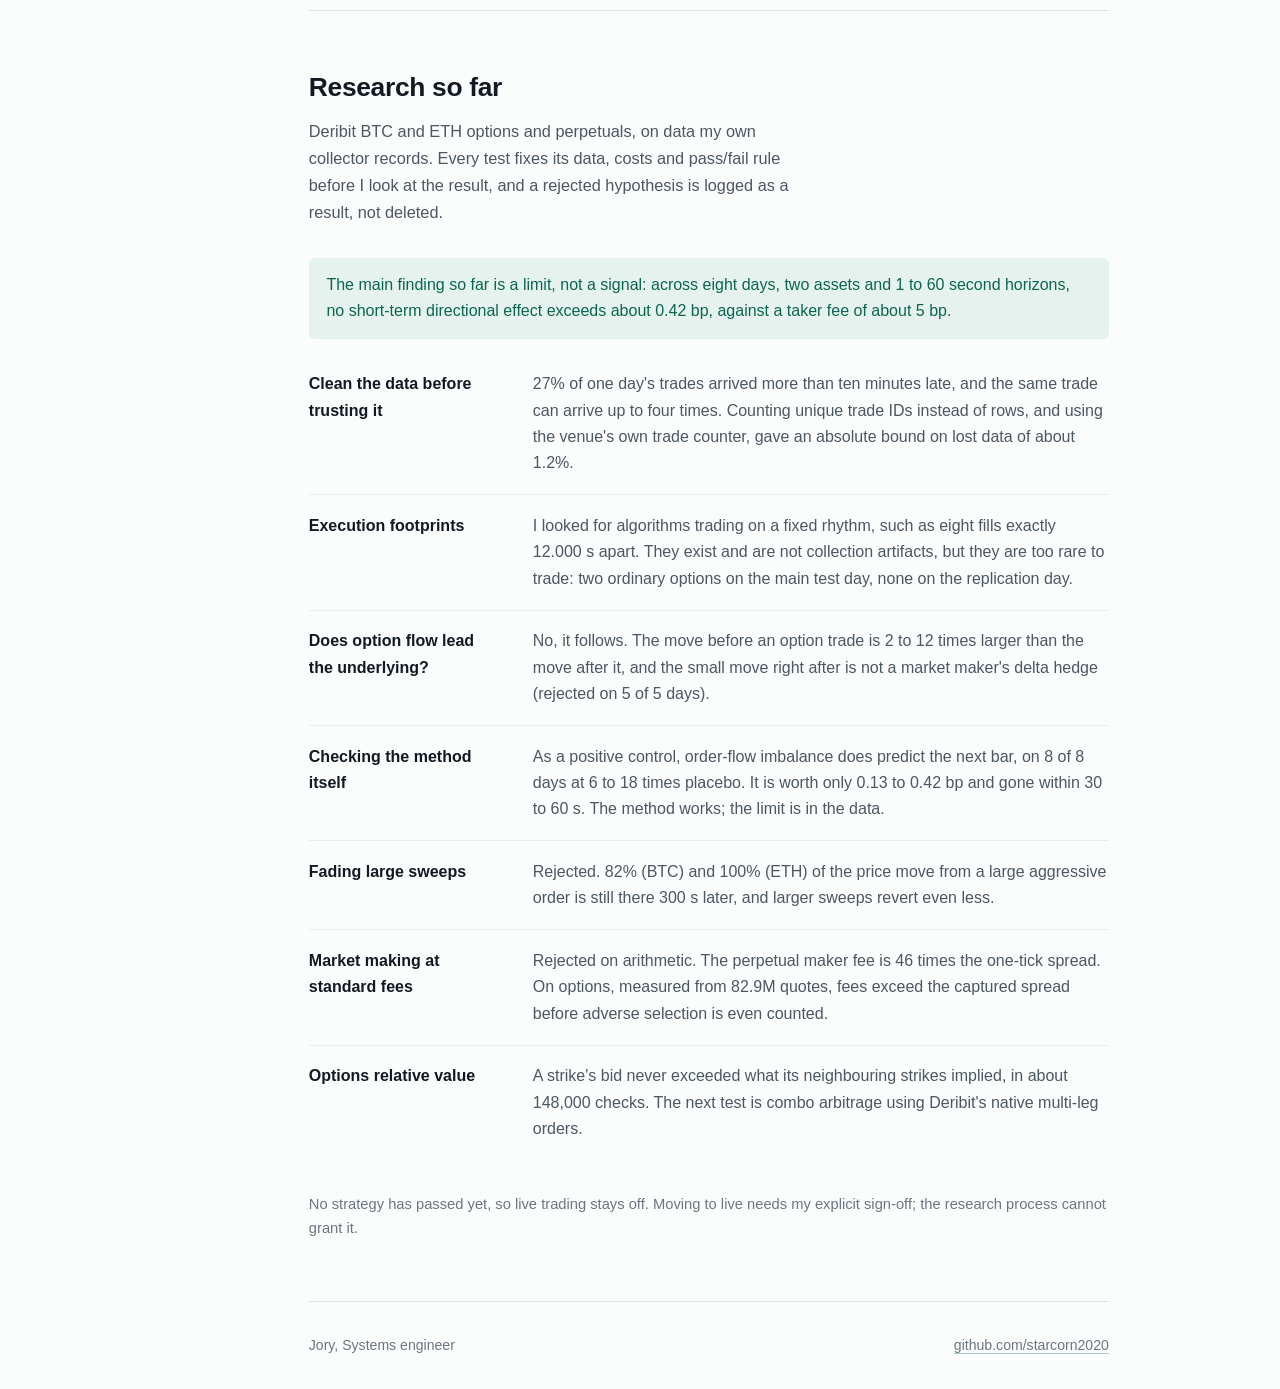
<file: quant.html>
<!DOCTYPE html>
<html lang="en" data-lang="en">
<head>
<meta charset="utf-8">
<meta name="viewport" content="width=device-width, initial-scale=1, viewport-fit=cover">
<title>Jory | Quant</title>
<meta name="description" content="Jory's quantitative skills, from derivatives pricing and time series to strategy implementation, and current quant projects.">
<meta name="author" content="Jory (starcorn2020)">
<meta name="color-scheme" content="light">
<meta name="robots" content="index, follow">

<meta property="og:type" content="website">
<meta property="og:site_name" content="Jory">
<meta property="og:title" content="Jory | Quant">
<meta property="og:description" content="Jory's quantitative skills, from derivatives pricing and time series to strategy implementation, and current quant projects.">
<meta property="og:locale" content="en_US">
<meta property="og:url" content="https://starcorn2020.github.io/quant.html">
<meta property="og:image" content="https://starcorn2020.github.io/og.png">
<meta property="og:image:width" content="1200">
<meta property="og:image:height" content="627">
<meta name="twitter:card" content="summary_large_image">
<meta name="twitter:image" content="https://starcorn2020.github.io/og.png">
<meta name="twitter:title" content="Jory | Quant">
<meta name="twitter:description" content="Jory's quantitative skills, from derivatives pricing and time series to strategy implementation, and current quant projects.">
<link rel="canonical" href="https://starcorn2020.github.io/quant.html">

<link rel="stylesheet" href="style.css">
<link rel="icon" href="data:image/svg+xml,<svg xmlns='http://www.w3.org/2000/svg' viewBox='0 0 32 32'><rect width='32' height='32' rx='6' fill='%230d7a5f'/><text x='16' y='22' font-family='monospace' font-size='16' fill='%23ffffff' text-anchor='middle'>J</text></svg>">

<script>
  /* Avoid a flash of untranslated content when a non-default language is stored. */
  (function () {
    try {
      var stored = localStorage.getItem('lang');
      if (stored && stored !== 'en') {
        document.documentElement.classList.add('i18n-pending');
        setTimeout(function () {
          document.documentElement.classList.remove('i18n-pending');
        }, 900);
      }
    } catch (e) {}
  })();
</script>
</head>

<body data-page="quant">
<a class="skip-link" href="#main" data-i18n="a11y.skip">Skip to content</a>

<div class="shell">
  <aside class="rail">
    <a class="brand" href="index.html">
      <span class="brand-mark" aria-hidden="true">J</span>
      <span class="brand-text">
        <strong>Jory</strong>
        <span class="brand-role" data-i18n="foot.role">Systems engineer</span>
      </span>
    </a>

    <nav class="pages" data-i18n-label="a11y.pages" aria-label="Pages">
      <a href="index.html" data-i18n="nav.exp">Experience</a>
      <a href="quant.html" aria-current="page" data-i18n="nav.quant">Quant</a>
      <a href="ai.html" data-i18n="nav.ai">Working with AI</a>
    </nav>

    <div class="rail-foot">
      <a class="rail-link" href="https://github.com/starcorn2020" target="_blank" rel="noopener noreferrer">GitHub</a>
      <label class="visually-hidden" for="langSelect" data-i18n="a11y.lang">Language</label>
      <select id="langSelect" class="lang-select">
        <option value="en">English</option>
        <option value="zh-TW">繁體中文</option>
        <option value="zh-CN">简体中文</option>
        <option value="fr">Français</option>
        <option value="ko">한국어</option>
      </select>
    </div>
  </aside>

<main id="main" class="content">

  <section class="hero">
    <div class="wrap">
      <h1 data-i18n="q.hero.title">Quant research, built to trade.</h1>
      <p class="lead" data-i18n="q.hero.sub">A background in economics, finance and data analysis, plus the engineering to take a strategy from research to live orders.</p>
    </div>
  </section>

  <!-- ══ QUANT SKILLS ══ -->
  <section class="section" id="quant-skills">
    <div class="wrap">
      <h2 class="sec-title" data-i18n="q.skills.title">Quant skills</h2>
      <p class="lead" data-i18n="q.skills.lead">B.A. in Economics and M.S. in Finance, National Chi Nan University: stochastic processes, derivatives pricing, time series and econometrics, numerical optimization, financial risk management.</p>

      <div class="skill-grid">
        <div class="skill-item">
          <h3 data-i18n="q.s1.t">Derivatives pricing</h3>
          <p data-i18n="q.s1.d">Options and derivatives pricing, and the stochastic processes behind them.</p>
        </div>
        <div class="skill-item">
          <h3 data-i18n="q.s2.t">Time series and data analysis</h3>
          <p data-i18n="q.s2.d">Time series, econometrics and data analysis, applied to market data and strategy research.</p>
        </div>
        <div class="skill-item">
          <h3 data-i18n="q.s3.t">Risk modeling</h3>
          <p data-i18n="q.s3.d">Risk models, financial risk management and numerical optimization.</p>
        </div>
        <div class="skill-item">
          <h3 data-i18n="q.s4.t">Strategy implementation</h3>
          <p data-i18n="q.s4.d">Turning research into running code: backtest data, execution and risk checks. I have supported market-making, arbitrage and alpha desks.</p>
        </div>
      </div>

      <ul class="tags tags-spaced">
        <li>Python</li>
        <li>Pandas</li>
        <li>NumPy</li>
        <li>Rust</li>
        <li>NautilusTrader</li>
      </ul>
    </div>
  </section>

  <!-- ══ QUANT PROJECTS ══ -->
  <section class="section" id="quant-projects">
    <div class="wrap">
      <h2 class="sec-title" data-i18n="q.proj.title">Current quant projects</h2>

      <article class="case" id="quant-platform">
        <header class="case-head">
          <h3 class="case-name" data-i18n="qp.name">Cross-market quant research and execution platform</h3>
          <p class="case-tag" data-i18n="qp.tagline">A personal research project across spot, perpetuals and options, automated from research to live orders. In progress.</p>
        </header>

        <div class="case-body">
          <div class="case-main">
            <p data-i18n="qp.bg">It links every stage of quant work into one automated pipeline: market data, AI-assisted research, strategy development, backtesting, live execution and Grafana monitoring.</p>

            <dl class="dec-list">
              <div>
                <dt data-i18n="qp.d1.t">Research direction</dt>
                <dd data-i18n="qp.d1.d">I read the literature on options, market making, alpha, market microstructure and quantitative finance to pick research topics and tradable strategies.</dd>
              </div>
              <div>
                <dt data-i18n="qp.d2.t">One engine for backtest and live</dt>
                <dd data-i18n="qp.d2.d">Built on NautilusTrader, so the same strategy code runs in backtests and live trading, which narrows the gap between research and production.</dd>
              </div>
              <div>
                <dt data-i18n="qp.d3.t">Data and monitoring</dt>
                <dd data-i18n="qp.d3.d">Market and trading data live in ClickHouse and PostgreSQL, and live execution is monitored in Grafana.</dd>
              </div>
            </dl>
          </div>

          <aside class="case-side">
            <ul class="tags">
              <li>Rust</li>
              <li>NautilusTrader</li>
              <li>PostgreSQL</li>
              <li>ClickHouse</li>
              <li>SQLx</li>
              <li>Docker</li>
              <li>Grafana</li>
            </ul>
          </aside>
        </div>
      </article>
    </div>
  </section>

  <!-- ══ RESEARCH SO FAR ══ -->
  <section class="section" id="quant-research">
    <div class="wrap">
      <h2 class="sec-title" data-i18n="qr.title">Research so far</h2>
      <p class="lead" data-i18n="qr.lead">Deribit BTC and ETH options and perpetuals, on data my own collector records. Every test fixes its data, costs and pass/fail rule before I look at the result, and a rejected hypothesis is logged as a result, not deleted.</p>

      <p class="callout" data-i18n="qr.callout">The main finding so far is a limit, not a signal: across eight days, two assets and 1 to 60 second horizons, no short-term directional effect exceeds about 0.42 bp, against a taker fee of about 5 bp.</p>

      <dl class="rules">
        <div>
          <dt data-i18n="qr.1.t">Clean the data before trusting it</dt>
          <dd data-i18n="qr.1.d">27% of one day's trades arrived more than ten minutes late, and the same trade can arrive up to four times. Counting unique trade IDs instead of rows, and using the venue's own trade counter, gave an absolute bound on lost data of about 1.2%.</dd>
        </div>
        <div>
          <dt data-i18n="qr.2.t">Execution footprints</dt>
          <dd data-i18n="qr.2.d">I looked for algorithms trading on a fixed rhythm, such as eight fills exactly 12.000 s apart. They exist and are not collection artifacts, but they are too rare to trade: two ordinary options on the main test day, none on the replication day.</dd>
        </div>
        <div>
          <dt data-i18n="qr.3.t">Does option flow lead the underlying?</dt>
          <dd data-i18n="qr.3.d">No, it follows. The move before an option trade is 2 to 12 times larger than the move after it, and the small move right after is not a market maker's delta hedge (rejected on 5 of 5 days).</dd>
        </div>
        <div>
          <dt data-i18n="qr.4.t">Checking the method itself</dt>
          <dd data-i18n="qr.4.d">As a positive control, order-flow imbalance does predict the next bar, on 8 of 8 days at 6 to 18 times placebo. It is worth only 0.13 to 0.42 bp and gone within 30 to 60 s. The method works; the limit is in the data.</dd>
        </div>
        <div>
          <dt data-i18n="qr.5.t">Fading large sweeps</dt>
          <dd data-i18n="qr.5.d">Rejected. 82% (BTC) and 100% (ETH) of the price move from a large aggressive order is still there 300 s later, and larger sweeps revert even less.</dd>
        </div>
        <div>
          <dt data-i18n="qr.6.t">Market making at standard fees</dt>
          <dd data-i18n="qr.6.d">Rejected on arithmetic. The perpetual maker fee is 46 times the one-tick spread. On options, measured from 82.9M quotes, fees exceed the captured spread before adverse selection is even counted.</dd>
        </div>
        <div>
          <dt data-i18n="qr.7.t">Options relative value</dt>
          <dd data-i18n="qr.7.d">A strike's bid never exceeded what its neighbouring strikes implied, in about 148,000 checks. The next test is combo arbitrage using Deribit's native multi-leg orders.</dd>
        </div>
      </dl>

      <p class="note" data-i18n="qr.note">No strategy has passed yet, so live trading stays off. Moving to live needs my explicit sign-off; the research process cannot grant it.</p>
    </div>
  </section>

  <footer class="site-foot">
    <p>Jory, <span data-i18n="foot.role">Systems engineer</span></p>
    <a href="https://github.com/starcorn2020" target="_blank" rel="noopener noreferrer">github.com/starcorn2020</a>
  </footer>
</main>
</div>

<script src="script.js" defer></script>
</body>
</html>
</file>
<file: style.css>
/* ==========================================================================
   Jory: personal site
   Static stylesheet shared by index.html and ai.html. No build step.

   Layout: a fixed left rail (identity + page switch) beside a scrolling
   document column. Light theme, one accent: ledger green.
   ========================================================================== */

:root {
  --paper:       #fbfcfc;
  --rail:        #f3f5f6;
  --line:        #dde2e6;
  --line-soft:   #e9edf0;
  --ink:         #111a22;
  --text-2:      #4b5761;
  --muted:       #6b7680;
  --accent:      #0d7a5f;
  --accent-deep: #0a6650;
  --accent-tint: #e6f2ee;

  --sans: -apple-system, BlinkMacSystemFont, "Segoe UI", "PingFang TC", "PingFang SC", "Noto Sans TC", "Noto Sans SC",
          "Microsoft JhengHei", "Apple SD Gothic Neo", "Malgun Gothic", "Noto Sans KR", "Hiragino Sans", Roboto, "Helvetica Neue", Arial, sans-serif;
  --mono: ui-monospace, "SFMono-Regular", "JetBrains Mono", "Cascadia Mono", Menlo, Consolas, monospace;

  --radius: 6px;
  --rail-w: 14.5rem;
  --measure: 50rem;
}

/* ── reset ────────────────────────────────────────────────────────────── */

*, *::before, *::after { box-sizing: border-box; }

html {
  scroll-behavior: smooth;
  scroll-padding-top: 2rem;
  -webkit-text-size-adjust: 100%;
}

html.i18n-pending body { visibility: hidden; }

body {
  margin: 0;
  background: var(--paper);
  color: var(--ink);
  font-family: var(--sans);
  font-size: 16px;
  line-height: 1.65;
  -webkit-font-smoothing: antialiased;
}

h1, h2, h3 { margin: 0; line-height: 1.25; font-weight: 650; letter-spacing: -0.012em; }
p { margin: 0 0 1rem; }
p:last-child { margin-bottom: 0; }
ul, ol, dl, dd { margin: 0; padding: 0; list-style: none; }

a {
  color: var(--accent);
  text-decoration: underline;
  text-decoration-color: rgba(13, 122, 95, 0.35);
  text-underline-offset: 3px;
}
a:hover { color: var(--accent-deep); text-decoration-color: currentColor; }

code {
  font-family: var(--mono);
  font-size: 0.86em;
  background: var(--rail);
  border: 1px solid var(--line-soft);
  border-radius: 4px;
  padding: 0.05em 0.35em;
}

:focus-visible {
  outline: 2px solid var(--accent);
  outline-offset: 3px;
  border-radius: 3px;
}

.visually-hidden {
  position: absolute; width: 1px; height: 1px;
  margin: -1px; padding: 0; overflow: hidden;
  clip: rect(0 0 0 0); white-space: nowrap; border: 0;
}

.skip-link {
  position: absolute; top: 0; left: 0; z-index: 100;
  transform: translateY(-120%);
  background: var(--accent); color: #fff;
  padding: 0.6rem 1rem; font-weight: 600;
}
.skip-link:focus { transform: translateY(0); }

/* ── shell: rail + content ────────────────────────────────────────────── */

.shell {
  display: grid;
  grid-template-columns: var(--rail-w) minmax(0, 1fr);
  min-height: 100dvh;
}

.rail {
  position: sticky; top: 0;
  height: 100dvh;
  display: flex; flex-direction: column;
  gap: 2.75rem;
  padding: 2rem 1.25rem;
  background: var(--rail);
  border-right: 1px solid var(--line);
}

.brand {
  display: flex; align-items: flex-start; gap: 0.8rem;
  color: var(--ink); text-decoration: none;
}
.brand:hover { color: var(--ink); }

.brand-mark {
  flex: none;
  display: grid; place-items: center;
  width: 2.25rem; height: 2.25rem;
  border-radius: var(--radius);
  background: var(--accent);
  color: #fff;
  font-weight: 700;
}

.brand-text { display: flex; flex-direction: column; line-height: 1.35; }
.brand-text strong { font-size: 1.05rem; }
.brand-role { color: var(--muted); font-size: 0.84rem; margin-top: 0.15rem; text-wrap: balance; }

/* page switch: the main way between the two pages */
.pages { display: grid; gap: 0.25rem; }
.pages a {
  position: relative;
  display: block;
  padding: 0.7rem 0.9rem;
  border-radius: var(--radius);
  color: var(--text-2);
  font-size: 1rem;
  font-weight: 500;
  text-decoration: none;
  transition: background-color 0.15s ease, color 0.15s ease;
}
.pages a:hover { background: #e9edef; color: var(--ink); }
.pages a[aria-current="page"] {
  background: #fff;
  color: var(--ink);
  font-weight: 650;
  box-shadow: 0 0 0 1px var(--line);
}
.pages a[aria-current="page"]::before {
  content: "";
  position: absolute; left: 0; top: 0.6rem; bottom: 0.6rem;
  width: 3px; border-radius: 0 3px 3px 0;
  background: var(--accent);
}

.rail-foot {
  margin-top: auto;
  display: flex; align-items: center; justify-content: space-between; gap: 1rem;
  padding-top: 1.25rem;
  border-top: 1px solid var(--line);
}

.rail-link { color: var(--text-2); font-size: 0.9rem; text-decoration: none; }
.rail-link:hover { color: var(--ink); }

.lang-select {
  appearance: none;
  background: #fff url("data:image/svg+xml,%3Csvg xmlns='http://www.w3.org/2000/svg' viewBox='0 0 12 8'%3E%3Cpath d='M1 1l5 5 5-5' fill='none' stroke='%236b7680' stroke-width='1.4'/%3E%3C/svg%3E") no-repeat right 0.6rem center/9px 6px;
  border: 1px solid var(--line);
  border-radius: var(--radius);
  color: var(--ink);
  font: inherit;
  font-size: 0.85rem;
  padding: 0.4rem 1.8rem 0.4rem 0.7rem;
  cursor: pointer;
}
.lang-select:hover { border-color: var(--muted); }

.content {
  padding: clamp(2.5rem, 6vw, 5rem) clamp(1.25rem, 6vw, 5.5rem) 0;
}
.content > * { max-width: var(--measure); }

/* ── hero ─────────────────────────────────────────────────────────────── */

.hero { padding-bottom: clamp(2.5rem, 5vw, 3.75rem); }

.hero h1 {
  font-size: clamp(2.2rem, 4.4vw, 3.5rem);
  line-height: 1.1;
  letter-spacing: -0.03em;
  font-weight: 700;
  max-width: 15ch;
  margin-bottom: 1.25rem;
  text-wrap: balance;
}
/* CJK glyphs are about 2ch wide, so give Chinese headlines more room */
html[lang^="zh"] .hero h1 { max-width: 13em; letter-spacing: 0; }
/* Korean wraps between words, not inside them */
html[lang="ko"] body { word-break: keep-all; }
html[lang="ko"] .hero h1 { max-width: 13em; letter-spacing: 0; }

.lead {
  color: var(--text-2);
  font-size: clamp(1.05rem, 1.5vw, 1.18rem);
  max-width: 54ch;
}

.cta-row { display: flex; flex-wrap: wrap; gap: 0.75rem; margin-top: 2rem; }

.btn {
  display: inline-block;
  border: 1px solid var(--line);
  border-radius: var(--radius);
  padding: 0.66rem 1.2rem;
  background: #fff;
  color: var(--ink);
  font-size: 0.95rem;
  font-weight: 550;
  text-decoration: none;
  white-space: nowrap;
  transition: border-color 0.15s ease, background-color 0.15s ease;
}
.btn:hover { color: var(--ink); border-color: var(--muted); }
.btn:active { transform: translateY(1px); }

.btn-primary { background: var(--accent); border-color: var(--accent); color: #fff; }
.btn-primary:hover { background: var(--accent-deep); border-color: var(--accent-deep); color: #fff; }

/* ── sections ─────────────────────────────────────────────────────────── */

.section {
  padding-block: clamp(2.5rem, 5vw, 3.75rem);
  border-top: 1px solid var(--line);
}

.sec-title {
  font-size: clamp(1.35rem, 2.4vw, 1.65rem);
  margin-bottom: 1.75rem;
}
.sec-title + .lead { margin: -0.9rem 0 2rem; font-size: 1.02rem; }

.tags { display: flex; flex-wrap: wrap; gap: 0.4rem; }
.tags li {
  background: #fff;
  border: 1px solid var(--line);
  border-radius: var(--radius);
  padding: 0.18rem 0.6rem;
  font-size: 0.87rem;
  color: var(--text-2);
}

/* ── experience page ──────────────────────────────────────────────────── */

.domain {
  display: grid;
  gap: 1rem 2.5rem;
  padding-block: 2rem;
  border-top: 1px solid var(--line-soft);
}
.domain:first-child { border-top: 0; padding-top: 0.5rem; }
.domain:last-child { padding-bottom: 0; }

.domain-head h3 { font-size: 1.2rem; }

.domain-body { display: grid; gap: 1.1rem; }
.domain-desc { color: var(--text-2); margin: 0; }

.case { padding-block: 2rem; border-top: 1px solid var(--line-soft); }
.case:first-of-type { border-top: 0; padding-top: 0; }
.case:last-child { padding-bottom: 0; }

.case-head { margin-bottom: 1.25rem; }
.case-name { font-size: 1.3rem; }
.case-tag { color: var(--muted); margin: 0.3rem 0 0; }

.case-body { display: grid; gap: 1.5rem 2.5rem; }
.case-main > p { color: var(--text-2); }

.dec-list { margin-top: 1.5rem; display: grid; gap: 1rem; }
.dec-list > div { border-left: 2px solid var(--line); padding-left: 1rem; }
.dec-list dt { font-weight: 600; margin-bottom: 0.15rem; }
.dec-list dd { color: var(--text-2); }

.callout {
  margin: 1.5rem 0 0;
  padding: 0.9rem 1.1rem;
  background: var(--accent-tint);
  border-radius: var(--radius);
  color: var(--accent-deep) !important;
  font-weight: 500;
}

.note { color: var(--muted) !important; font-size: 0.92rem; }
#quant-research .rules, #quant-research .note { margin-top: 2rem; }

.case-side { display: grid; gap: 1rem; align-content: start; }

/* ── quant page ───────────────────────────────────────────────────────── */

.skill-grid { display: grid; gap: 1.5rem 2.5rem; }
.skill-item { border-left: 2px solid var(--accent); padding-left: 1rem; }
.skill-item h3 { font-size: 1.02rem; margin-bottom: 0.3rem; }
.skill-item p { color: var(--text-2); }
.tags-spaced { margin-top: 2rem; }

/* ── AI page ──────────────────────────────────────────────────────────── */

.split { display: grid; gap: 1rem; }
.split-col {
  border: 1px solid var(--line);
  border-radius: var(--radius);
  background: #fff;
  padding: 1.35rem 1.5rem;
}
.split-me { background: var(--accent-tint); border-color: rgba(13, 122, 95, 0.25); }
.split-me h3 { color: var(--accent-deep); }
.split-col h3 { font-size: 1.02rem; margin-bottom: 0.7rem; }

.plain-list li { color: var(--text-2); padding-block: 0.35rem; }
.plain-list li + li { border-top: 1px solid rgba(17, 26, 34, 0.07); }

/* steps are a real sequence, so they are numbered */
.steps { counter-reset: step; display: grid; gap: 0; }
.steps li {
  counter-increment: step;
  position: relative;
  display: grid;
  grid-template-columns: 2.5rem 1fr;
  gap: 0 0.5rem;
  padding-bottom: 1.4rem;
}
.steps li::before {
  content: counter(step);
  grid-row: span 2;
  display: grid; place-items: center;
  width: 1.9rem; height: 1.9rem;
  border-radius: 50%;
  border: 1px solid var(--accent);
  color: var(--accent);
  font-size: 0.85rem;
  font-weight: 650;
  background: var(--paper);
  position: relative; z-index: 1;
}
.steps li:not(:last-child)::after {
  content: "";
  position: absolute; left: 0.95rem; top: 1.9rem; bottom: 0;
  width: 1px; background: var(--line);
}
.steps li:last-child { padding-bottom: 0; }
.steps h3 { font-size: 1rem; padding-top: 0.2rem; }
.steps p { color: var(--text-2); margin-top: 0.15rem; }

.rules > div {
  display: grid;
  gap: 0.25rem 2rem;
  padding-block: 1.1rem;
  border-top: 1px solid var(--line-soft);
}
.rules > div:first-child { border-top: 0; padding-top: 0; }
.rules dt { font-weight: 600; }
.rules dd { color: var(--text-2); }

.memory { display: grid; gap: 2rem 3rem; }
.memory p { color: var(--text-2); }

.loop { display: grid; gap: 1.4rem; max-width: 15rem; width: 100%; align-self: center; }
.loop li {
  position: relative;
  border: 1px solid var(--line);
  border-radius: var(--radius);
  background: #fff;
  padding: 0.45rem 0.9rem;
  text-align: center;
  font-size: 0.92rem;
  color: var(--text-2);
}
.loop li:not(:last-child)::after {
  content: "↓";
  position: absolute; left: 50%; bottom: -1.3rem;
  transform: translateX(-50%);
  color: var(--muted); line-height: 1;
}
.loop li:last-child { border-color: var(--accent); background: var(--accent-tint); color: var(--accent-deep); font-weight: 600; }
.loop li:last-child::after {
  content: "↺";
  position: absolute; right: -1.5rem; top: 50%;
  transform: translateY(-50%);
  color: var(--accent);
}

.examples { display: grid; gap: 1.25rem 2.5rem; }
.examples li { border-left: 2px solid var(--accent); padding-left: 1rem; }
.ex-name { display: inline-block; font-weight: 650; font-size: 1.05rem; margin-bottom: 0.3rem; }
.examples p { color: var(--text-2); }
.examples .ex-highlight {
  margin-top: 0.75rem;
  padding: 0.55rem 0.8rem;
  background: var(--accent-tint);
  border-radius: var(--radius);
  color: var(--accent-deep);
  font-weight: 600;
}

/* ── footer ───────────────────────────────────────────────────────────── */

.site-foot {
  display: flex; flex-wrap: wrap; gap: 0.5rem 2rem;
  justify-content: space-between;
  padding-block: 2rem calc(2rem + env(safe-area-inset-bottom, 0px));
  border-top: 1px solid var(--line);
  color: var(--muted);
  font-size: 0.88rem;
}
.site-foot p { margin: 0; }
.site-foot a { color: var(--muted); }

/* ── responsive ───────────────────────────────────────────────────────── */

@media (min-width: 720px) {
  .domain { grid-template-columns: 13rem minmax(0, 1fr); }
  .skill-grid { grid-template-columns: 1fr 1fr; }
  .split { grid-template-columns: 1fr 1fr; }
  .rules > div { grid-template-columns: 12rem 1fr; }
  .examples { grid-template-columns: 1fr 1fr; }
}

@media (min-width: 1100px) {
  .case-body { grid-template-columns: minmax(0, 1fr) 13rem; }
  .memory { grid-template-columns: minmax(0, 1fr) 15rem; }
}

/* rail collapses into a top bar */
@media (max-width: 900px) {
  .shell { grid-template-columns: 1fr; }

  .rail {
    position: static;
    height: auto;
    display: grid;
    grid-template-columns: 1fr auto;
    gap: 1rem;
    padding: 1rem clamp(1.25rem, 5vw, 2rem);
    border-right: 0;
    border-bottom: 1px solid var(--line);
  }
  .brand-role { display: none; }
  .brand-mark { width: 2rem; height: 2rem; }
  .brand { align-items: center; }

  .rail-foot { margin: 0; padding: 0; border: 0; grid-column: 2; grid-row: 1; }
  .rail-link { display: none; }

  .pages { grid-column: 1 / -1; grid-template-columns: repeat(3, 1fr); gap: 0.35rem; }
  .pages a { text-align: center; padding: 0.55rem 0.5rem; font-size: 0.95rem; }
  .pages a[aria-current="page"]::before {
    left: 0.9rem; right: 0.9rem; top: auto; bottom: 0;
    width: auto; height: 3px; border-radius: 3px 3px 0 0;
  }

  .content { padding-top: 2.25rem; }
}

@media (prefers-reduced-motion: reduce) {
  html { scroll-behavior: auto; }
  * { transition-duration: 0.01ms !important; animation-duration: 0.01ms !important; }
}

@media print {
  .rail, .cta-row { display: none; }
  .shell { display: block; }
}
</file>
